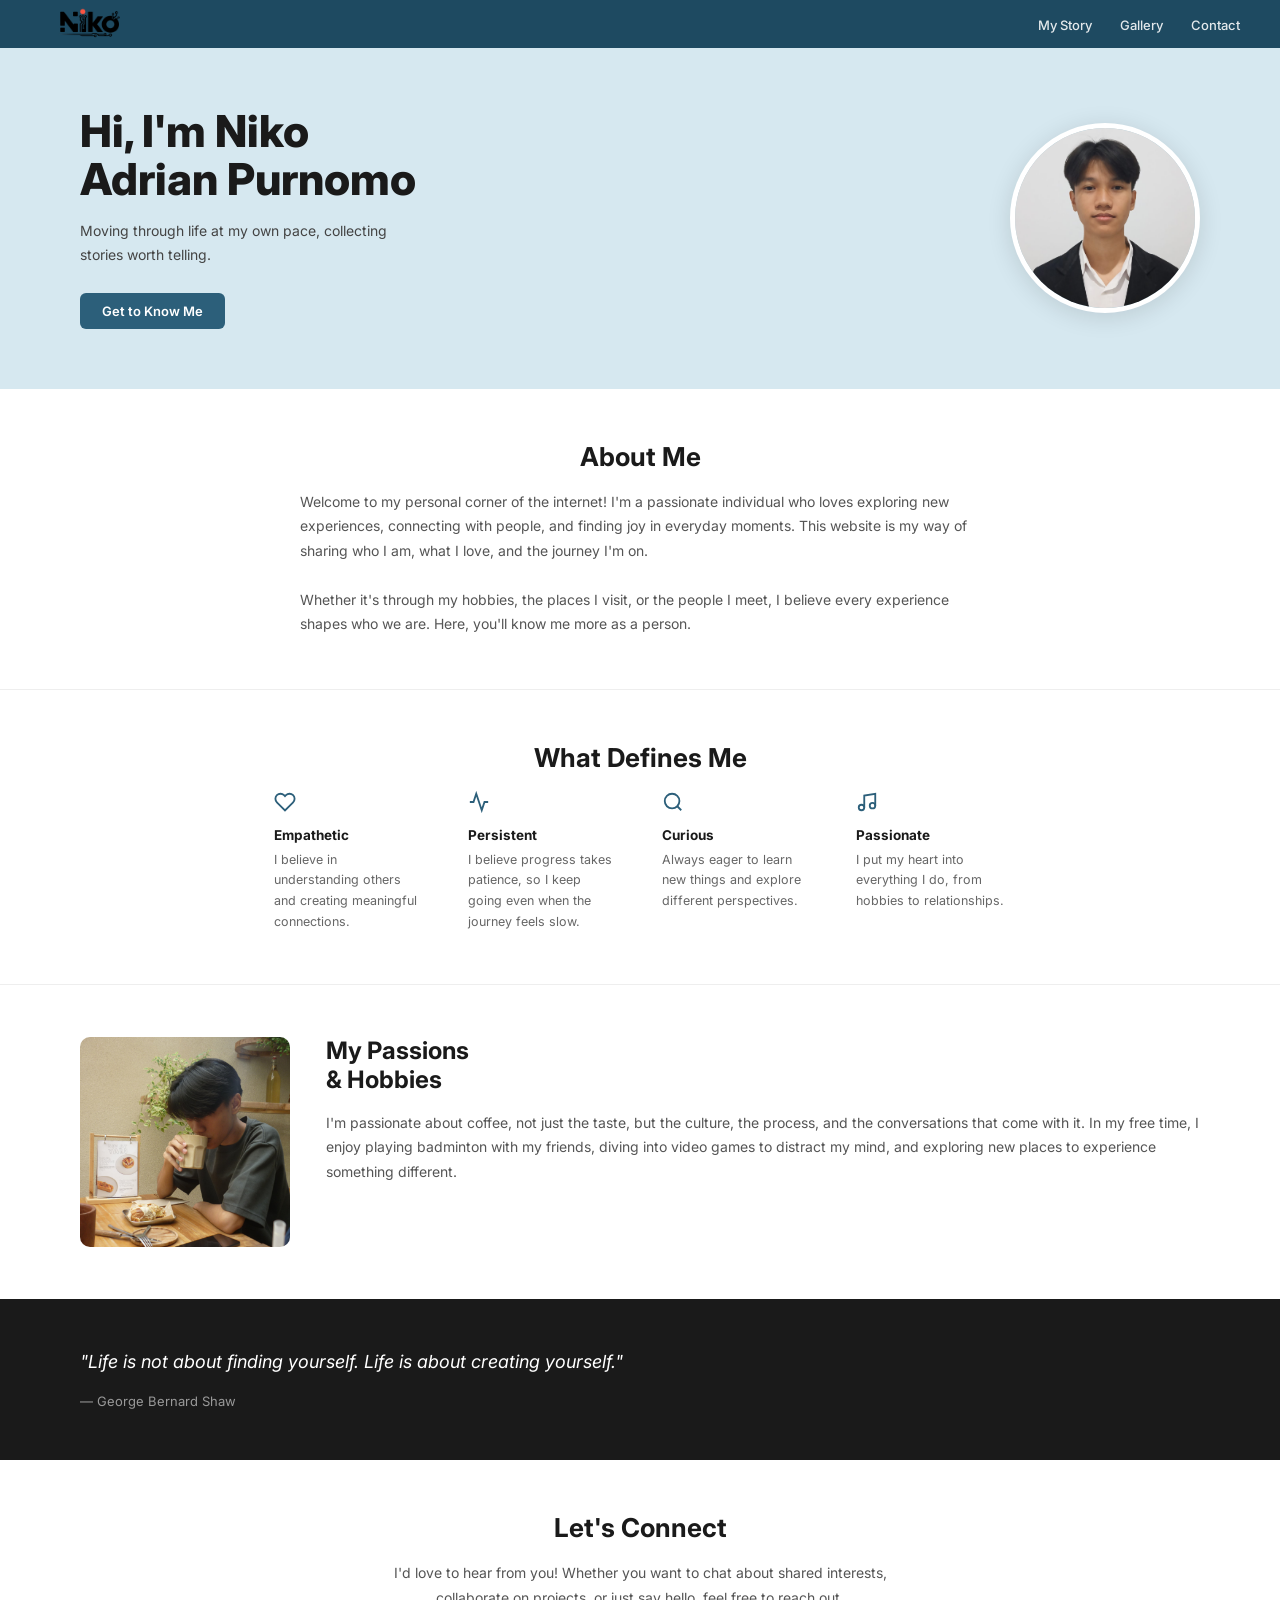
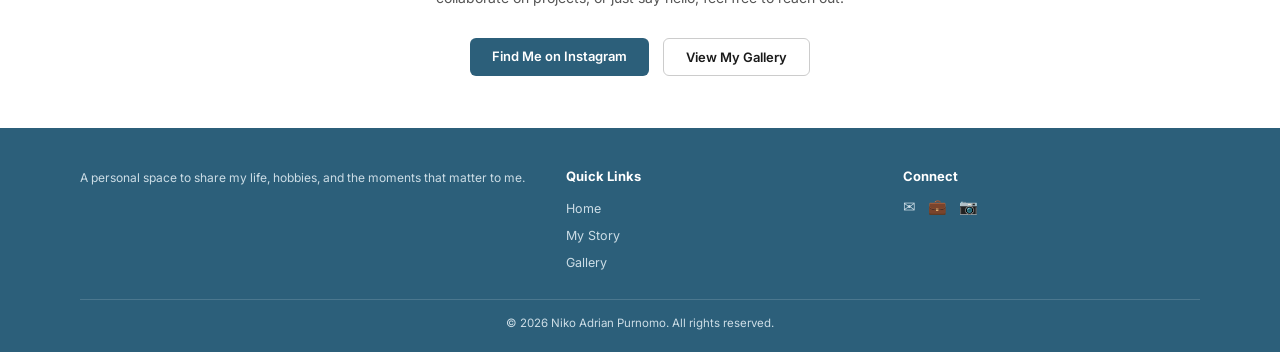
<file: index.html>
<!DOCTYPE html>
<html lang="en">
<head>
  <meta charset="UTF-8"/>
  <meta name="viewport" content="width=device-width, initial-scale=1.0"/>
  <title>Niko Adrian Purnomo</title>
  <link href="https://fonts.googleapis.com/css2?family=Inter:wght@300;400;500;600;700;800&display=swap" rel="stylesheet"/>
  <link rel="stylesheet" href="styles.css"/>
</head>
<body>

<nav>
  <a href="index.html" class="nav-logo">
  <img src="images\logo.png" alt="Niko Logo">
  </a>
  <ul class="nav-links">
    <li><a href="my-story.html">My Story</a></li>
    <li><a href="gallery.html">Gallery</a></li>
    <li><a href="#connect">Contact</a></li>
  </ul>
  <button class="ham" id="ham"><span></span><span></span><span></span></button>
</nav>
<div class="mob-menu" id="mobMenu">
  <a href="index.html">Home</a>
  <a href="my-story.html">My Story</a>
  <a href="gallery.html">Gallery</a>
  <a href="#connect">Contact</a>
</div>

<section class="hero">
  <div class="hero-text">
    <h1>Hi, I'm Niko<br>Adrian Purnomo</h1>
    <p>Moving through life at my own pace, collecting stories worth telling.</p>
    <a href="my-story.html" class="btn-cta">Get to Know Me</a>
  </div>
  <div class="hero-avatar">
    <img src="images\foto jas.jpg" alt="Niko Adrian Purnomo">
  </div>
</section>

<section class="sec about">
  <h2 class="stitle">About Me</h2>
  <div class="sbody">
    <p>Welcome to my personal corner of the internet! I'm a passionate individual who loves exploring new experiences, connecting with people, and finding joy in everyday moments. This website is my way of sharing who I am, what I love, and the journey I'm on.</p>
    <br>
    <p>Whether it's through my hobbies, the places I visit, or the people I meet, I believe every experience shapes who we are. Here, you'll know me more as a person.</p>
  </div>
</section>

<section class="sec defines">
  <h2 class="stitle">What Defines Me</h2>
  <div class="traits">
    <div class="trait">
      <div class="t-icon"><svg viewBox="0 0 24 24" fill="none" stroke="currentColor" stroke-width="2"><path d="M20.84 4.61a5.5 5.5 0 0 0-7.78 0L12 5.67l-1.06-1.06a5.5 5.5 0 0 0-7.78 7.78l1.06 1.06L12 21.23l7.78-7.78 1.06-1.06a5.5 5.5 0 0 0 0-7.78z"/></svg></div>
      <div class="t-name">Empathetic</div>
      <div class="t-desc">I believe in understanding others and creating meaningful connections.</div>
    </div>
    <div class="trait">
      <div class="t-icon"><svg viewBox="0 0 24 24" fill="none" stroke="currentColor" stroke-width="2"><polyline points="22 12 18 12 15 21 9 3 6 12 2 12"/></svg></div>
      <div class="t-name">Persistent</div>
      <div class="t-desc">I believe progress takes patience, so I keep going even when the journey feels slow.</div>
    </div>
    <div class="trait">
      <div class="t-icon"><svg viewBox="0 0 24 24" fill="none" stroke="currentColor" stroke-width="2"><circle cx="11" cy="11" r="8"/><line x1="21" y1="21" x2="16.65" y2="16.65"/></svg></div>
      <div class="t-name">Curious</div>
      <div class="t-desc">Always eager to learn new things and explore different perspectives.</div>
    </div>
    <div class="trait">
      <div class="t-icon"><svg viewBox="0 0 24 24" fill="none" stroke="currentColor" stroke-width="2"><path d="M9 18V5l12-2v13"/><circle cx="6" cy="18" r="3"/><circle cx="18" cy="16" r="3"/></svg></div>
      <div class="t-name">Passionate</div>
      <div class="t-desc">I put my heart into everything I do, from hobbies to relationships.</div>
    </div>
  </div>
</section>

<section class="sec passions">
  <div class="passions-inner">
    <div class="p-img">
      <img src="images\myself\me drinking coffee.jpg" alt="Coffee Passion" class="w-full h-full object-cover">
    </div>
    <div class="passions-text">
      <h2>My Passions<br>&amp; Hobbies</h2>
      <p class="sbody">I'm passionate about coffee, not just the taste, but the culture, the process, and the conversations that come with it. In my free time, I enjoy playing badminton with my friends, diving into video games to distract my mind, and exploring new places to experience something different.</p>
    </div>
  </div>
</section>

<div class="quote">
  <blockquote>
    "Life is not about finding yourself. Life is about creating yourself."
    <cite>— George Bernard Shaw</cite>
  </blockquote>
</div>

<section class="sec connect" id="connect">
  <h2 class="stitle">Let's Connect</h2>
  <p class="sbody">I'd love to hear from you! Whether you want to chat about shared interests, collaborate on projects, or just say hello, feel free to reach out.</p>
  <div class="cbtns">
    <a href="https://www.instagram.com/niko_.ap/" target="_blank" class="btn-i">Find Me on Instagram</a>
    <a href="gallery.html" class="btn-g">View My Gallery</a>
  </div>
</section>

<footer>
  <div class="fcols">
    <div class="fbrand">
      <p>A personal space to share my life, hobbies, and the moments that matter to me.</p>
    </div>
    <div class="footer-col">
      <div class="fct">Quick Links</div>
      <ul>
        <li><a href="index.html">Home</a></li>
        <li><a href="my-story.html">My Story</a></li>
        <li><a href="gallery.html">Gallery</a></li>
      </ul>
    </div>
    <div class="footer-col">
      <div class="fct">Connect</div>
      <div class="f-social">
        <a href="mailto:nikopurnomo207@gmail.com" title="Email">✉</a>
        <a href="https://www.linkedin.com/in/niko-adrian-7932983b4/" title="LinkedIn">💼</a>
        <a href="https://www.instagram.com/niko_.ap/" title="Instagram">📷</a>
      </div>
    </div>
  </div>
  <div class="fbot">© 2026 Niko Adrian Purnomo. All rights reserved.</div>
</footer>
  <script src="main.js"></script>
</body>
</html>
</file>
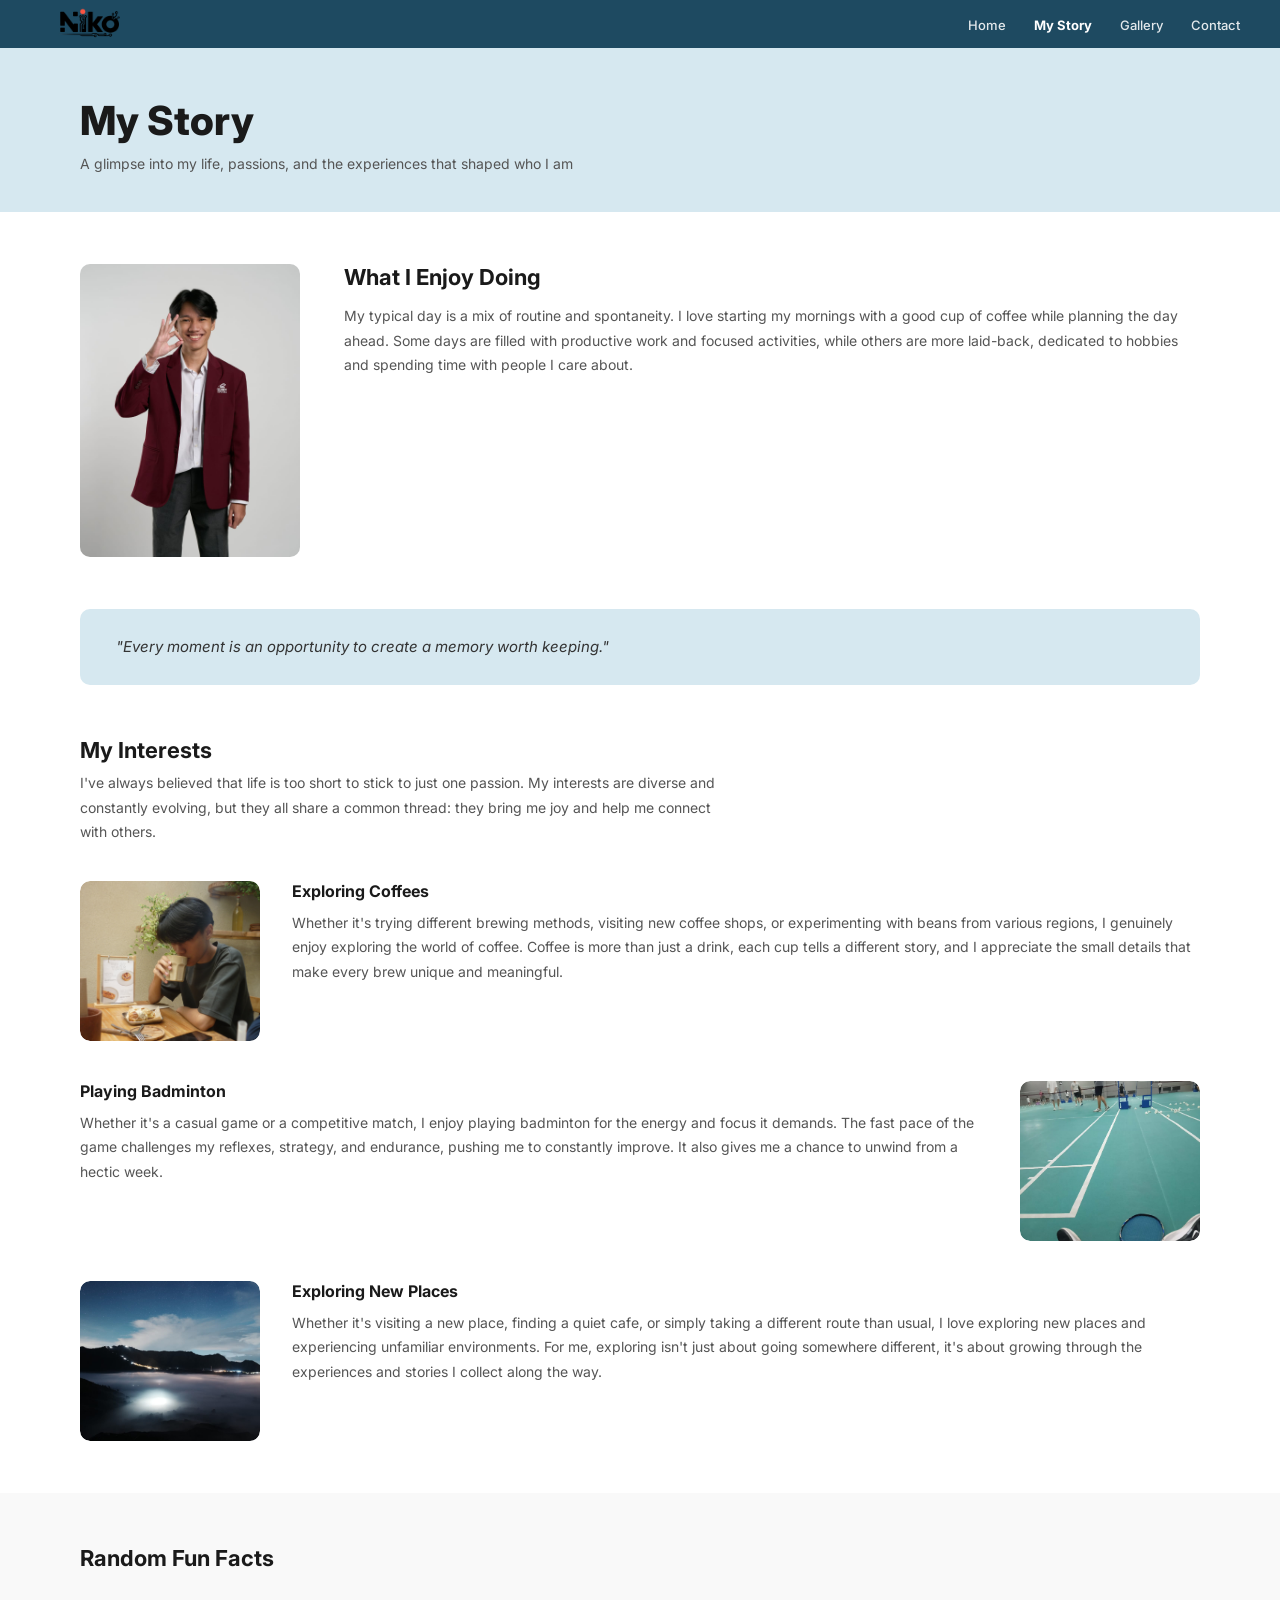
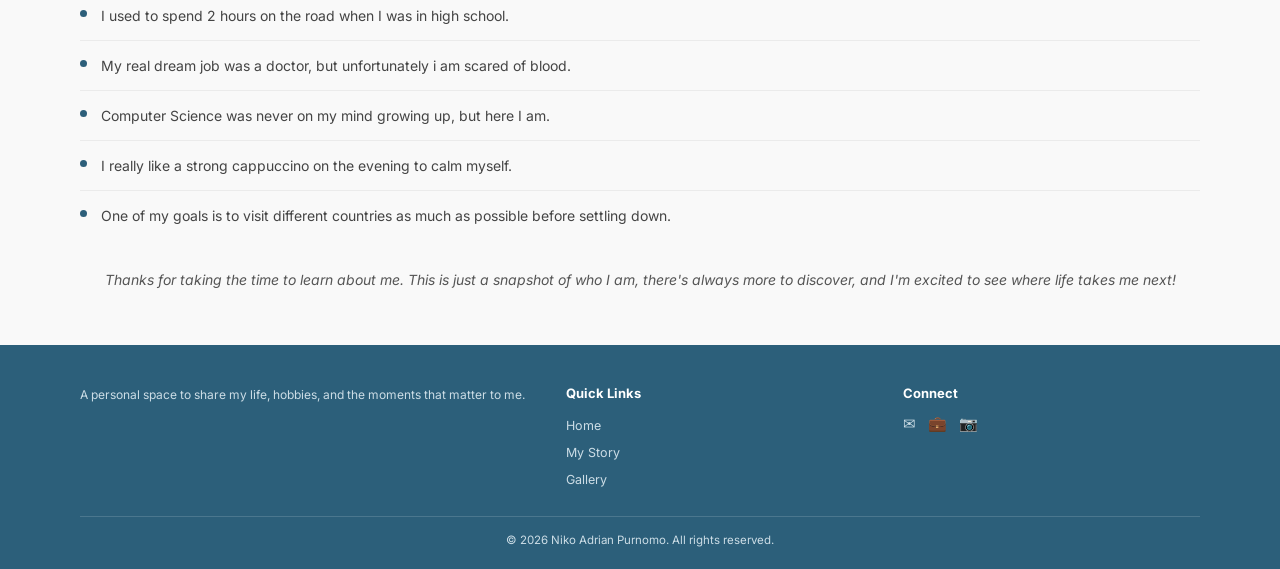
<file: my-story.html>
<!DOCTYPE html>
<html lang="en">
<head>
  <meta charset="UTF-8"/>
  <meta name="viewport" content="width=device-width, initial-scale=1.0"/>
  <title>My Story — Niko Adrian Purnomo</title>
  <link href="https://fonts.googleapis.com/css2?family=Inter:wght@300;400;500;600;700;800&display=swap" rel="stylesheet"/>
  <link rel="stylesheet" href="styles.css"/>
</head>
<body>

<nav>
  <a href="index.html" class="nav-logo">
    <img src="images\logo.png" alt="Niko Logo">
  </a>
  <ul class="nav-links">
    <li><a href="index.html">Home</a></li>
    <li><a href="my-story.html" class="active">My Story</a></li>
    <li><a href="gallery.html">Gallery</a></li>
    <li><a href="index.html#connect">Contact</a></li>
  </ul>
  <button class="ham" id="ham"><span></span><span></span><span></span></button>
</nav>
<div class="mob-menu" id="mobMenu">
  <a href="index.html">Home</a>
  <a href="my-story.html">My Story</a>
  <a href="gallery.html">Gallery</a>
  <a href="index.html#connect">Contact</a>
</div>

<div class="page-hdr">
  <h1>My Story</h1>
  <p>A glimpse into my life, passions, and the experiences that shaped who I am</p>
</div>

<section class="sec enjoy">
  <div class="enjoy-inner">
    <div class="enjoy-img">
      <img src="images\foto almet.jpeg" alt="Niko Adrian Purnomo">
    </div>
    <div class="enjoy-text">
      <h2>What I Enjoy Doing</h2>
      <p class="sbody">My typical day is a mix of routine and spontaneity. I love starting my mornings with a good cup of coffee while planning the day ahead. Some days are filled with productive work and focused activities, while others are more laid-back, dedicated to hobbies and spending time with people I care about.</p>
    </div>
  </div>
</section>

<div class="inline-quote">
  <p>"Every moment is an opportunity to create a memory worth keeping."</p>
</div>

<section class="sec interests">
  <h2>My Interests</h2>
  <p class="lead">I've always believed that life is too short to stick to just one passion. My interests are diverse and constantly evolving, but they all share a common thread: they bring me joy and help me connect with others.</p>

  <div class="interest-item">
    <div class="ii-img"><div class="ii-img"><img src="images\myself\me drinking coffee.jpg" alt="Exploring Coffees"></div></div>
    <div class="ii-text">
      <h3>Exploring Coffees</h3>
      <p class="sbody">Whether it's trying different brewing methods, visiting new coffee shops, or experimenting with beans from various regions, I genuinely enjoy exploring the world of coffee. Coffee is more than just a drink, each cup tells a different story, and I appreciate the small details that make every brew unique and meaningful.</p>
    </div>
  </div>

  <div class="interest-item">
    <div class="ii-text">
      <h3>Playing Badminton</h3>
      <p class="sbody">Whether it's a casual game or a competitive match, I enjoy playing badminton for the energy and focus it demands. The fast pace of the game challenges my reflexes, strategy, and endurance, pushing me to constantly improve. It also gives me a chance to unwind from a hectic week.</p>
    </div>
    <div class="ii-img"><div class="ii-img"><img src="images\badminton.jpeg" alt="Playing Badminton"></div></div>
  </div>

  <div class="interest-item">
    <div class="ii-img"><div class="ii-img"><img src="images\bromo.jpeg" alt="Exploring New Places"></div></div>
    <div class="ii-text">
      <h3>Exploring New Places</h3>
      <p class="sbody">Whether it's visiting a new place, finding a quiet cafe, or simply taking a different route than usual, I love exploring new places and experiencing unfamiliar environments. For me, exploring isn't just about going somewhere different, it's about growing through the experiences and stories I collect along the way.</p>
    </div>
  </div>
</section>

<section class="sec funfacts">
  <h2>Random Fun Facts</h2>
  <ul class="facts-list">
    <li><div class="fdot"></div><span>I used to spend 2 hours on the road when I was in high school.</span></li>
    <li><div class="fdot"></div><span>My real dream job was a doctor, but unfortunately i am scared of blood.</span></li>
    <li><div class="fdot"></div><span>Computer Science was never on my mind growing up, but here I am.</span></li>
    <li><div class="fdot"></div><span>I really like a strong cappuccino on the evening to calm myself.</span></li>
    <li><div class="fdot"></div><span>One of my goals is to visit different countries as much as possible before settling down.</span></li>
  </ul>
  <p class="thanks">Thanks for taking the time to learn about me. This is just a snapshot of who I am, there's always more to discover, and I'm excited to see where life takes me next!</p>
</section>

<footer>
  <div class="fcols">
    <div class="fbrand">
      <p>A personal space to share my life, hobbies, and the moments that matter to me.</p>
    </div>
    <div class="footer-col">
      <div class="fct">Quick Links</div>
      <ul>
        <li><a href="index.html">Home</a></li>
        <li><a href="my-story.html">My Story</a></li>
        <li><a href="gallery.html">Gallery</a></li>
      </ul>
    </div>
    <div class="footer-col">
      <div class="fct">Connect</div>
      <div class="f-social">
        <a href="mailto:nikopurnomo207@gmail.com" title="Email">✉</a>
        <a href="https://www.linkedin.com/in/niko-adrian-7932983b4/" title="LinkedIn">💼</a>
        <a href="https://www.instagram.com/niko_.ap/" title="Instagram">📷</a>
      </div>
    </div>
  </div>
  <div class="fbot">© 2026 Niko Adrian Purnomo. All rights reserved.</div>
</footer>
  <script src="main.js"></script>
</body>
</html>
</file>
<file: styles.css>
*,*::before,*::after{box-sizing:border-box;margin:0;padding:0;}

:root{
  --navy:#2c5f7a; --navy-dk:#1e4a61;
  --hero-bg:#d6e8f0;
  --footer-bg:#2c5f7a; --footer-text:#ccdde6;
}

body{font-family:'Inter',sans-serif;color:#1a1a1a;background:#fff;}

nav{background:var(--navy-dk);height:48px;display:flex;align-items:center;justify-content:space-between;padding:0 40px;position:sticky;top:0;z-index:200;}
.nav-logo{display:flex;align-items:center;text-decoration:none;}
.nav-logo img{height:100px;width:auto;display:block;}
.nav-links{display:flex;gap:28px;list-style:none;}
.nav-links a{color:rgba(255,255,255,.88);text-decoration:none;font-size:13px;font-weight:500;}
.nav-links a:hover,.nav-links a.active{color:#fff;font-weight:700;}
.ham{display:none;flex-direction:column;gap:5px;cursor:pointer;background:none;border:none;padding:4px;}
.ham span{display:block;width:22px;height:2px;background:#fff;border-radius:2px;}
.mob-menu{display:none;background:var(--navy-dk);}
.mob-menu.open{display:block;}
.mob-menu a{display:block;color:rgba(255,255,255,.88);text-decoration:none;font-size:14px;padding:11px 24px;border-bottom:1px solid rgba(255,255,255,.09);}

.sec{padding:52px 80px;}
h2.stitle{font-size:26px;font-weight:700;margin-bottom:18px;text-align:center;}
.sbody{font-size:14px;color:#555;line-height:1.75;}

footer{background:var(--footer-bg);padding:40px 80px 22px;}
.fcols{display:grid;grid-template-columns:1.5fr 1fr 1fr;gap:40px;margin-bottom:28px;}
.fbrand p{font-size:12px;color:var(--footer-text);line-height:1.7;}
.fct{font-size:13px;font-weight:700;color:#fff;margin-bottom:13px;}
.footer-col ul{list-style:none;}
.footer-col ul li+li{margin-top:7px;}
.footer-col ul li a{font-size:12.5px;color:var(--footer-text);text-decoration:none;}
.footer-col ul li a:hover{color:#fff;}
.f-social{display:flex;gap:12px;margin-top:6px;}
.f-social a{color:var(--footer-text);font-size:15px;text-decoration:none;}
.f-social a:hover{color:#fff;}
.fbot{border-top:1px solid rgba(255,255,255,.15);padding-top:16px;text-align:center;font-size:11.5px;color:var(--footer-text);}

.hero{background:var(--hero-bg);padding:60px 80px;display:flex;align-items:center;justify-content:space-between;gap:40px;}
.hero-text h1{font-size:44px;font-weight:800;line-height:1.08;margin-bottom:16px;}
.hero-text p{font-size:14px;color:#444;line-height:1.7;max-width:310px;margin-bottom:26px;}
.btn-cta{display:inline-block;background:var(--navy);color:#fff;font-size:13px;font-weight:600;padding:10px 22px;border-radius:6px;text-decoration:none;}
.btn-cta:hover{background:var(--navy-dk);}
.hero-avatar{flex-shrink:0;width:190px;height:190px;border-radius:50%;overflow:hidden;border:5px solid #fff;box-shadow:0 4px 24px rgba(0,0,0,.12);background:#b0cdd8;}
.hero-avatar img{width:100%;height:100%;object-fit:cover;}
.avatar-ph{width:100%;height:100%;background:linear-gradient(135deg,#6aabb8,#2c5f7a);display:flex;align-items:center;justify-content:center;font-size:70px;}

.about{background:#fff;}
.about .sbody{max-width:680px;margin:0 auto;}

.defines{background:#fff;border-top:1px solid #eee;}
.traits{display:flex;justify-content:center;gap:44px;flex-wrap:wrap;margin-top:8px;}
.trait{width:150px;}
.t-icon{margin-bottom:10px;color:var(--navy);}
.t-icon svg{width:22px;height:22px;}
.t-name{font-size:13.5px;font-weight:700;margin-bottom:7px;}
.t-desc{font-size:12.5px;color:#666;line-height:1.65;}

.passions{background:#fff;border-top:1px solid #eee;}
.passions-inner{display:flex;gap:36px;align-items:flex-start;}
.p-img{flex-shrink:0;width:210px;height:210px;border-radius:10px;overflow:hidden;background:#b8ccb0;}
.p-img img{width:100%;height:100%;object-fit:cover;}
.p-img-ph{width:100%;height:100%;background:linear-gradient(135deg,#7aab6e,#3d6b35);display:flex;align-items:center;justify-content:center;font-size:54px;}
.passions-text h2{font-size:24px;font-weight:700;margin-bottom:16px;line-height:1.2;}

.quote{background:#1a1a1a;padding:48px 80px;}
.quote blockquote{font-size:18px;font-style:italic;color:#fff;line-height:1.65;max-width:720px;}
.quote cite{display:block;margin-top:14px;font-size:13px;color:#999;font-style:normal;}

.connect{background:#fff;text-align:center;}
.connect .sbody{max-width:500px;margin:0 auto 28px;}
.cbtns{display:flex;gap:14px;justify-content:center;flex-wrap:wrap;}
.btn-i{display:inline-block;background:var(--navy);color:#fff;font-size:13px;font-weight:600;padding:10px 22px;border-radius:6px;text-decoration:none;}
.btn-g{display:inline-block;background:#fff;color:#1a1a1a;font-size:13px;font-weight:600;padding:10px 22px;border-radius:6px;text-decoration:none;border:1.5px solid #ccc;}
.btn-i:hover{background:var(--navy-dk);}
.btn-g:hover{border-color:var(--navy);color:var(--navy);}

.page-hdr{background:var(--hero-bg);padding:48px 80px 40px;}
.page-hdr h1{font-size:40px;font-weight:800;margin-bottom:10px;}
.page-hdr p{font-size:14px;color:#555;}

.enjoy{background:#fff;}
.enjoy-inner{display:flex;gap:44px;align-items:flex-start;}
.enjoy-img{flex-shrink:0;width:220px;border-radius:10px;overflow:hidden;background:#c8d4dc;}
.enjoy-img img{width:100%;display:block;object-fit:cover;}
.enjoy-img-ph{height:280px;background:linear-gradient(160deg,#8ab0c4,#2c5f7a);display:flex;align-items:center;justify-content:center;font-size:70px;}
.enjoy-text h2{font-size:22px;font-weight:700;margin-bottom:14px;}

.inline-quote{background:var(--hero-bg);margin:0 80px;border-radius:10px;padding:26px 36px;}
.inline-quote p{font-size:15px;font-style:italic;color:#333;line-height:1.6;}

.interests{background:#fff;}
.interests h2{font-size:22px;font-weight:700;margin-bottom:8px;}
.interests .lead{font-size:14px;color:#555;line-height:1.75;margin-bottom:36px;max-width:640px;}
.interest-item{display:flex;gap:32px;align-items:flex-start;margin-bottom:40px;}
.interest-item:last-child{margin-bottom:0;}
.ii-img{flex-shrink:0;width:180px;height:160px;border-radius:10px;overflow:hidden;}
.ii-img img{width:100%;height:100%;object-fit:cover;}
.ii-ph{width:100%;height:100%;display:flex;align-items:center;justify-content:center;font-size:50px;}
.ph-coffee{background:linear-gradient(135deg,#c9a87c,#7a4a1a);}
.ph-badminton{background:linear-gradient(135deg,#6abf8a,#1e6640);}
.ph-places{background:linear-gradient(135deg,#6a9abf,#1e4060);}
.ii-text h3{font-size:16px;font-weight:700;margin-bottom:10px;}

.funfacts{background:#f9f9f9;}
.funfacts h2{font-size:22px;font-weight:700;margin-bottom:20px;}
.facts-list{list-style:none;}
.facts-list li{display:flex;gap:14px;align-items:flex-start;padding:13px 0;border-bottom:1px solid #ebebeb;font-size:14px;color:#444;line-height:1.65;}
.facts-list li:last-child{border:none;}
.fdot{flex-shrink:0;width:7px;height:7px;border-radius:50%;background:var(--navy);margin-top:6px;}
.thanks{margin-top:28px;font-size:14px;color:#555;line-height:1.75;font-style:italic;text-align:center;}

.card.show{display:block;animation:popIn .25s ease both;}
@keyframes popIn{from{opacity:0;transform:scale(.95);}to{opacity:1;transform:scale(1);}}
.tab.active{background-color:#2c5f7a;color:white;border-color:#2c5f7a;}

@media(max-width:768px){
  .ham{display:flex;}
  .nav-links{display:none;}
  nav{padding:0 20px;}

  .hero{padding:36px 20px;flex-direction:column;align-items:center;text-align:center;}
  .hero-text h1{font-size:30px;}
  .hero-text p{max-width:100%;margin:0 auto 24px;}
  .hero-avatar{width:140px;height:140px;}
  .sec{padding:36px 20px;}
  .traits{gap:24px;}
  .trait{width:140px;}
  .passions-inner{flex-direction:column;}
  .p-img{width:100%;height:200px;}
  .quote{padding:36px 20px;}
  .quote blockquote{font-size:15px;}

  .page-hdr{padding:36px 20px 28px;}
  .page-hdr h1{font-size:28px;}
  .enjoy-inner{flex-direction:column;}
  .enjoy-img{width:100%;}
  .enjoy-img-ph{height:200px;}
  .inline-quote{margin:0 20px;}
  .interest-item{flex-direction:column;}
  .ii-img{width:100%;height:180px;}

  footer{padding:32px 20px 18px;}
  .fcols{grid-template-columns:1fr;gap:22px;}
}
</file>
